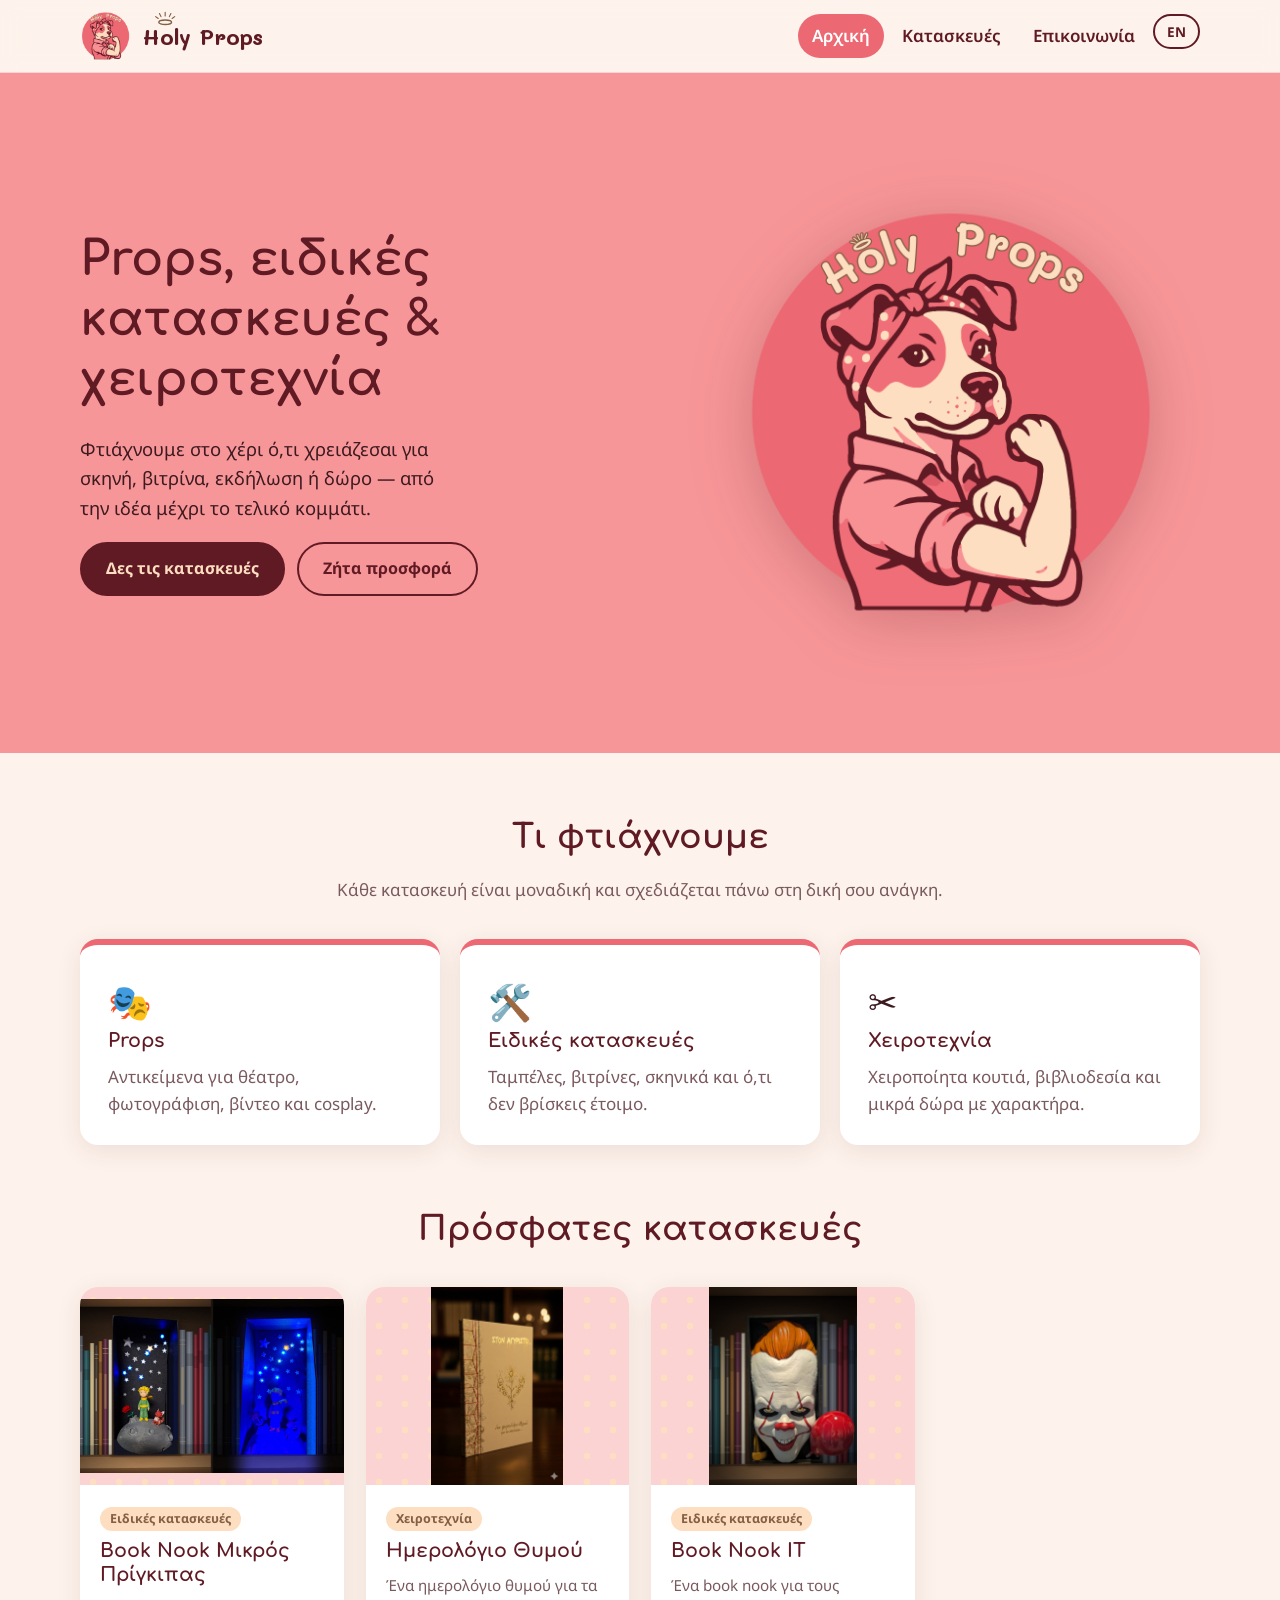
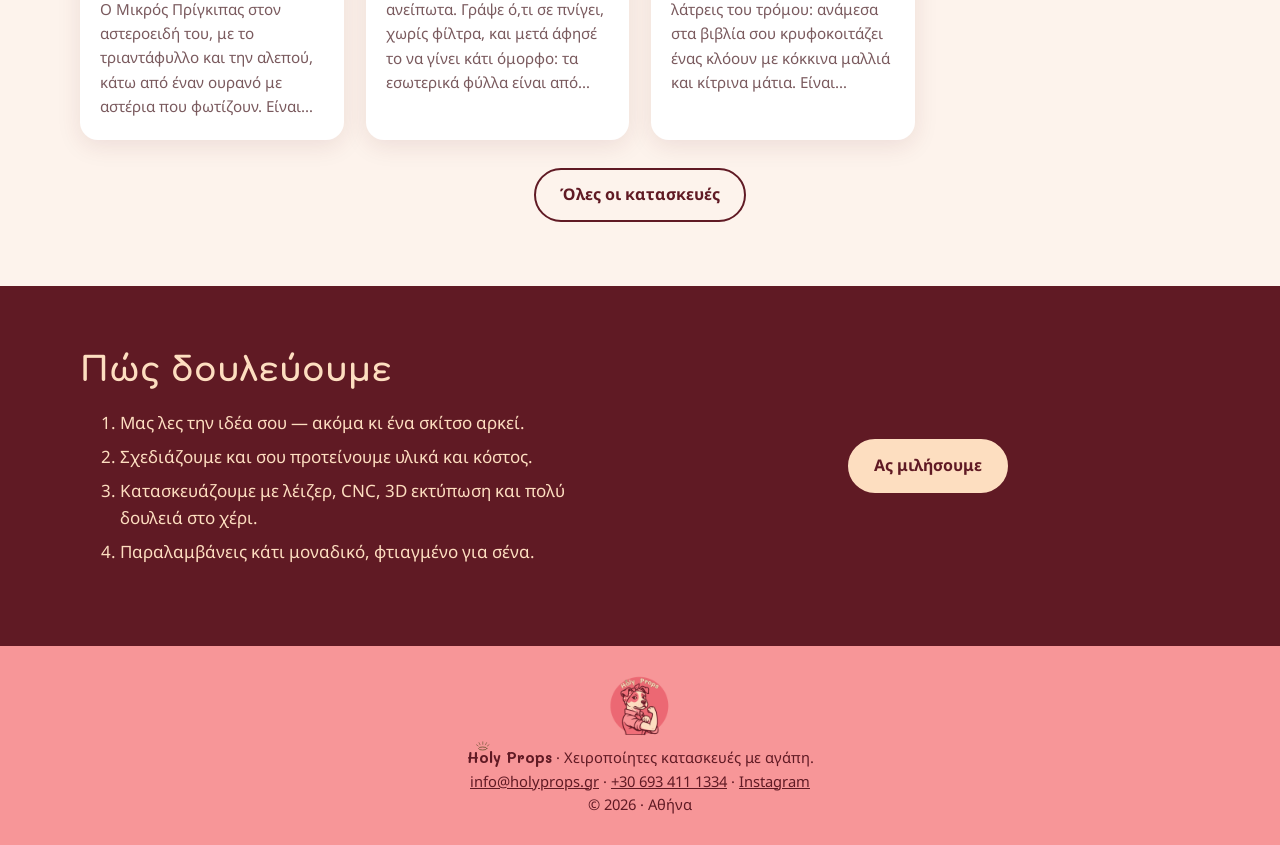
<file: index.html>
<!doctype html>
<html lang="el">
<head>
  <meta charset="utf-8">
  <meta name="viewport" content="width=device-width, initial-scale=1">
  <title>Holy Props — Χειροποίητα props, book nooks &amp; χειροτεχνία στην Αθήνα</title>
  <meta name="description" content="Χειροποίητα props για θέατρο και φωτογράφιση, book nooks, ειδικές κατασκευές και χειροτεχνία στην Αθήνα. 3D εκτύπωση, κοπή λέιζερ, CNC και βάψιμο στο χέρι.">
  <link rel="canonical" href="https://holyprops.gr/">
  <meta property="og:type" content="website">
  <meta property="og:site_name" content="Holy Props">
  <meta property="og:locale" content="el_GR">
  <meta property="og:title" content="Holy Props — Χειροποίητα props, book nooks &amp; χειροτεχνία στην Αθήνα">
  <meta property="og:description" content="Χειροποίητα props για θέατρο και φωτογράφιση, book nooks, ειδικές κατασκευές και χειροτεχνία στην Αθήνα. 3D εκτύπωση, κοπή λέιζερ, CNC και βάψιμο στο χέρι.">
  <meta property="og:url" content="https://holyprops.gr/">
  <meta property="og:image" content="https://holyprops.gr/img/og.jpg">
  <meta property="og:image:width" content="1200">
  <meta property="og:image:height" content="630">
  <meta name="twitter:card" content="summary_large_image">
  <meta name="theme-color" content="#ec6873">
  <script type="application/ld+json">{"@context":"https://schema.org","@type":"LocalBusiness","name":"Holy Props","url":"https://holyprops.gr/","logo":"https://holyprops.gr/img/logo.png","image":"https://holyprops.gr/img/og.jpg","description":"Χειροποίητα props για θέατρο και φωτογράφιση, book nooks, ειδικές κατασκευές και χειροτεχνία στην Αθήνα. 3D εκτύπωση, κοπή λέιζερ, CNC και βάψιμο στο χέρι.","email":"info@holyprops.gr","telephone":"+306934111334","address":{"@type":"PostalAddress","addressLocality":"Αθήνα","addressCountry":"GR"},"sameAs":["https://www.instagram.com/holyprops/"]}</script>
  <link rel="icon" href="img/favicon.png">
  <link rel="preconnect" href="https://fonts.googleapis.com">
  <link rel="preconnect" href="https://fonts.gstatic.com" crossorigin>
  <link rel="stylesheet" href="https://fonts.googleapis.com/css2?family=Comfortaa:wght@600;700&family=Mali:wght@700&family=Noto+Sans:wght@400;600;700&display=swap">
  <link rel="stylesheet" href="css/style.css">
</head>
<body>
  <header class="site-header">
    <nav class="nav wrap">
      <a class="logo" href="index.html"><img src="img/logo-small.png" alt=""><span class="brand">H<span class="halo-o">o</span>ly Props</span></a>
      <button class="menu-btn" aria-label="Menu" aria-expanded="false">☰</button>
      <ul>
        <li><a href="index.html" aria-current="page" data-i18n="nav_home">Αρχική</a></li>
        <li><a href="kataskeves.html" data-i18n="nav_work">Κατασκευές</a></li>
        <li><a href="epikoinonia.html" data-i18n="nav_contact">Επικοινωνία</a></li>
        <li><button class="lang" id="lang">EN</button></li>
      </ul>
    </nav>
  </header>

  <main>
    <section class="hero">
      <div class="wrap">
        <div>
          <h1 data-i18n="hero_title">Props, ειδικές κατασκευές & χειροτεχνία</h1>
          <p class="lead" data-i18n="hero_lead"></p>
          <div class="actions">
            <a class="btn" href="kataskeves.html" data-i18n="hero_cta">Δες τις κατασκευές</a>
            <a class="btn ghost" href="epikoinonia.html" data-i18n="hero_cta2">Ζήτα προσφορά</a>
          </div>
        </div>
        <img class="logo-big" src="img/logo.png" alt="Holy Props">
      </div>
    </section>

    <section>
      <div class="wrap">
        <div class="section-head">
          <h2 data-i18n="cats_title">Τι φτιάχνουμε</h2>
          <p data-i18n="cats_lead"></p>
        </div>
        <div class="cats">
          <a class="cat" href="kataskeves.html"><div class="icon">🎭</div><h3 data-i18n="cat_props">Props</h3><p data-i18n="cat_props_t"></p></a>
          <a class="cat" href="kataskeves.html"><div class="icon">🛠️</div><h3 data-i18n="cat_special"></h3><p data-i18n="cat_special_t"></p></a>
          <a class="cat" href="kataskeves.html"><div class="icon">✂️</div><h3 data-i18n="cat_craft"></h3><p data-i18n="cat_craft_t"></p></a>
        </div>
      </div>
    </section>

    <section style="padding-top:0">
      <div class="wrap">
        <div class="section-head"><h2 data-i18n="featured_title">Πρόσφατες κατασκευές</h2></div>
        <div class="grid" id="grid" data-limit="3"></div>
        <div class="actions" style="justify-content:center;margin-top:28px">
          <a class="btn ghost" href="kataskeves.html" data-i18n="featured_more">Όλες οι κατασκευές</a>
        </div>
      </div>
    </section>

    <section class="about">
      <div class="wrap">
        <div>
          <h2 data-i18n="about_title">Πώς δουλεύουμε</h2>
          <ol>
            <li data-i18n="about_1"></li>
            <li data-i18n="about_2"></li>
            <li data-i18n="about_3"></li>
            <li data-i18n="about_4"></li>
          </ol>
        </div>
        <div style="text-align:center">
          <a class="btn" style="background:var(--cream);color:var(--maroon);border-color:var(--cream)" href="epikoinonia.html" data-i18n="about_cta">Ας μιλήσουμε</a>
        </div>
      </div>
    </section>
  </main>

  <div class="modal" id="modal" role="dialog" aria-modal="true">
    <div class="box"><button class="close" aria-label="Close">×</button><div class="content"></div></div>
  </div>

  <footer>
    <img src="img/logo-small.png" alt="">
    <div><span class="brand">H<span class="halo-o">o</span>ly Props</span> · <span data-i18n="footer"></span></div>
    <div><a href="mailto:info@holyprops.gr">info@holyprops.gr</a> · <a href="tel:+306934111334">+30 693 411 1334</a> · <a href="https://www.instagram.com/holyprops/" target="_blank" rel="noopener">Instagram</a></div>
    <div>© 2026 · <span data-i18n="info_area_v">Αθήνα</span></div>
  </footer>

  <script src="js/main.js"></script>
</body>
</html>
</file>
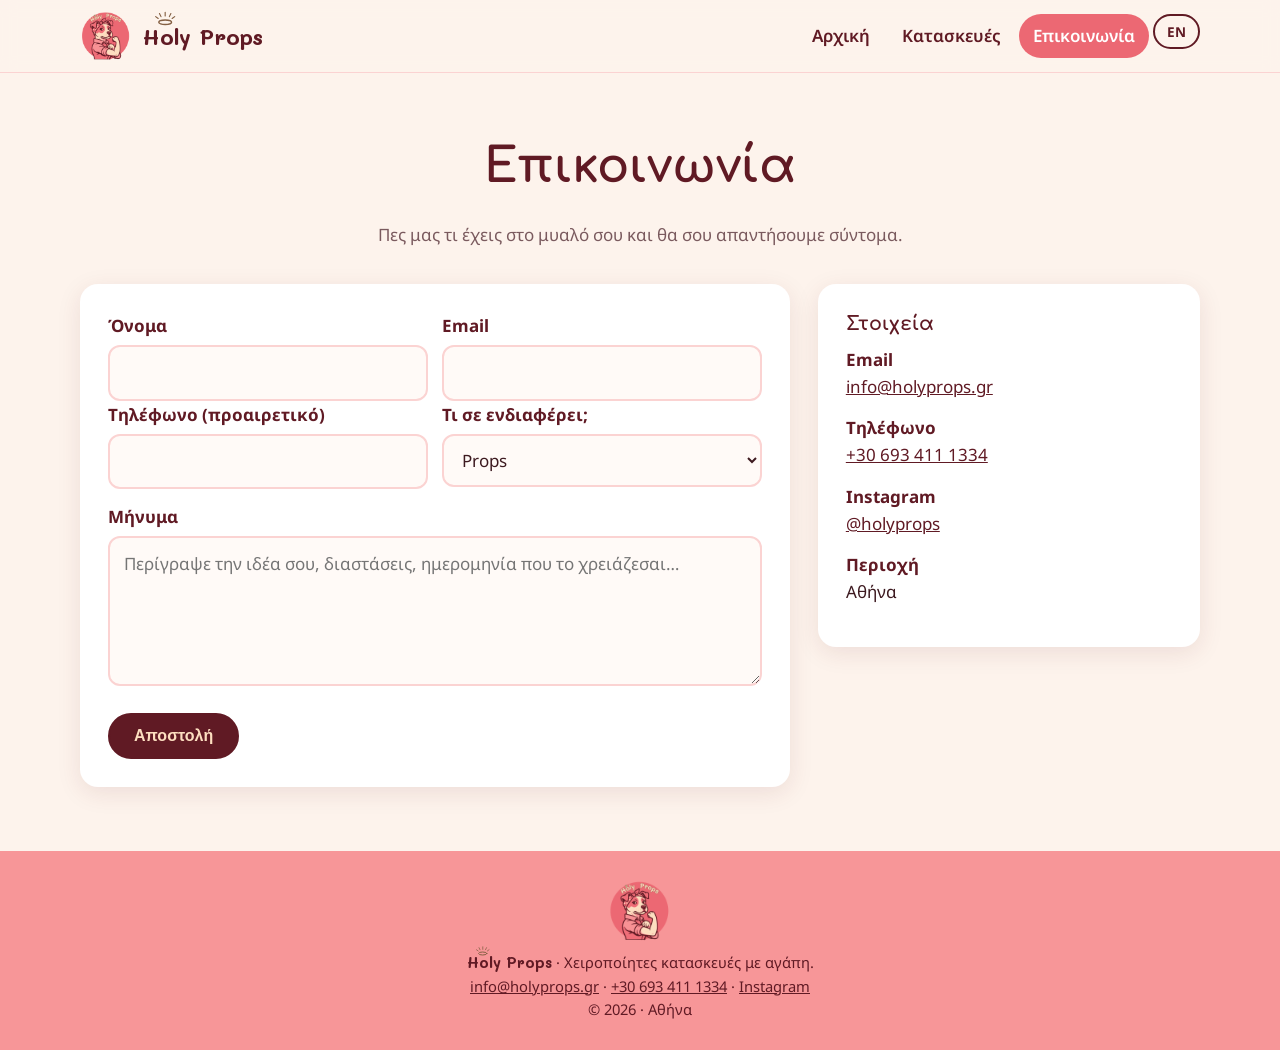
<file: epikoinonia.html>
<!doctype html>
<html lang="el">
<head>
  <meta charset="utf-8">
  <meta name="viewport" content="width=device-width, initial-scale=1">
  <title>Επικοινωνία — Ζήτα προσφορά | Holy Props</title>
  <meta name="description" content="Ζήτα προσφορά για props, book nook, ειδική κατασκευή ή χειροποίητο δώρο. Holy Props, Αθήνα: info@holyprops.gr, 693 411 1334.">
  <link rel="canonical" href="https://holyprops.gr/epikoinonia.html">
  <meta property="og:type" content="website">
  <meta property="og:site_name" content="Holy Props">
  <meta property="og:locale" content="el_GR">
  <meta property="og:title" content="Επικοινωνία — Ζήτα προσφορά | Holy Props">
  <meta property="og:description" content="Ζήτα προσφορά για props, book nook, ειδική κατασκευή ή χειροποίητο δώρο. Holy Props, Αθήνα: info@holyprops.gr, 693 411 1334.">
  <meta property="og:url" content="https://holyprops.gr/epikoinonia.html">
  <meta property="og:image" content="https://holyprops.gr/img/og.jpg">
  <meta property="og:image:width" content="1200">
  <meta property="og:image:height" content="630">
  <meta name="twitter:card" content="summary_large_image">
  <meta name="theme-color" content="#ec6873">
  <link rel="icon" href="img/favicon.png">
  <link rel="preconnect" href="https://fonts.googleapis.com">
  <link rel="preconnect" href="https://fonts.gstatic.com" crossorigin>
  <link rel="stylesheet" href="https://fonts.googleapis.com/css2?family=Comfortaa:wght@600;700&family=Mali:wght@700&family=Noto+Sans:wght@400;600;700&display=swap">
  <link rel="stylesheet" href="css/style.css">
</head>
<body>
  <header class="site-header">
    <nav class="nav wrap">
      <a class="logo" href="index.html"><img src="img/logo-small.png" alt=""><span class="brand">H<span class="halo-o">o</span>ly Props</span></a>
      <button class="menu-btn" aria-label="Menu" aria-expanded="false">☰</button>
      <ul>
        <li><a href="index.html" data-i18n="nav_home">Αρχική</a></li>
        <li><a href="kataskeves.html" data-i18n="nav_work">Κατασκευές</a></li>
        <li><a href="epikoinonia.html" aria-current="page" data-i18n="nav_contact">Επικοινωνία</a></li>
        <li><button class="lang" id="lang">EN</button></li>
      </ul>
    </nav>
  </header>

  <main>
    <section>
      <div class="wrap">
        <div class="section-head">
          <h1 data-i18n="contact_title">Επικοινωνία</h1>
          <p data-i18n="contact_lead"></p>
        </div>
        <div class="contact-grid">
          <!-- Φόρμα: στέλνει στο Google script (js/main.js, FORM_URL) → email στο info@holyprops.gr + Google Sheet -->
          <form id="contact-form" name="contact" method="POST" novalidate>
            <p hidden><label>Μην το συμπληρώσεις: <input name="company"></label></p>
            <div class="row">
              <div><label for="name" data-i18n="f_name">Όνομα</label><input id="name" name="name" autocomplete="name" required></div>
              <div><label for="email" data-i18n="f_email">Email</label><input id="email" name="email" type="email" autocomplete="email" required></div>
            </div>
            <div class="row">
              <div><label for="phone" data-i18n="f_phone"></label><input id="phone" name="phone" type="tel" autocomplete="tel"></div>
              <div>
                <label for="type" data-i18n="f_type"></label>
                <select id="type" name="type">
                  <option value="props" data-i18n="f_type_props">Props</option>
                  <option value="special" data-i18n="f_type_special"></option>
                  <option value="craft" data-i18n="f_type_craft"></option>
                  <option value="other" data-i18n="f_type_other"></option>
                </select>
              </div>
            </div>
            <label for="message" data-i18n="f_msg">Μήνυμα</label>
            <textarea id="message" name="message" required data-i18n-ph="f_msg_ph"></textarea>
            <div class="actions"><button class="btn" type="submit" data-i18n="f_send">Αποστολή</button></div>
            <div class="form-msg" id="form-msg" role="status"></div>
          </form>

          <div class="info">
            <h3 data-i18n="info_title">Στοιχεία</h3>
            <p><strong data-i18n="info_email">Email</strong><a href="mailto:info@holyprops.gr">info@holyprops.gr</a></p>
            <p><strong data-i18n="info_phone">Τηλέφωνο</strong><a href="tel:+306934111334">+30 693 411 1334</a></p>
            <p><strong data-i18n="info_social">Instagram</strong><a href="https://www.instagram.com/holyprops/" target="_blank" rel="noopener">@holyprops</a></p>
            <p><strong data-i18n="info_area">Περιοχή</strong><span data-i18n="info_area_v">Αθήνα</span></p>
          </div>
        </div>
      </div>
    </section>
  </main>

  <footer>
    <img src="img/logo-small.png" alt="">
    <div><span class="brand">H<span class="halo-o">o</span>ly Props</span> · <span data-i18n="footer"></span></div>
    <div><a href="mailto:info@holyprops.gr">info@holyprops.gr</a> · <a href="tel:+306934111334">+30 693 411 1334</a> · <a href="https://www.instagram.com/holyprops/" target="_blank" rel="noopener">Instagram</a></div>
    <div>© 2026 · <span data-i18n="info_area_v">Αθήνα</span></div>
  </footer>

  <script src="js/main.js"></script>
</body>
</html>
</file>
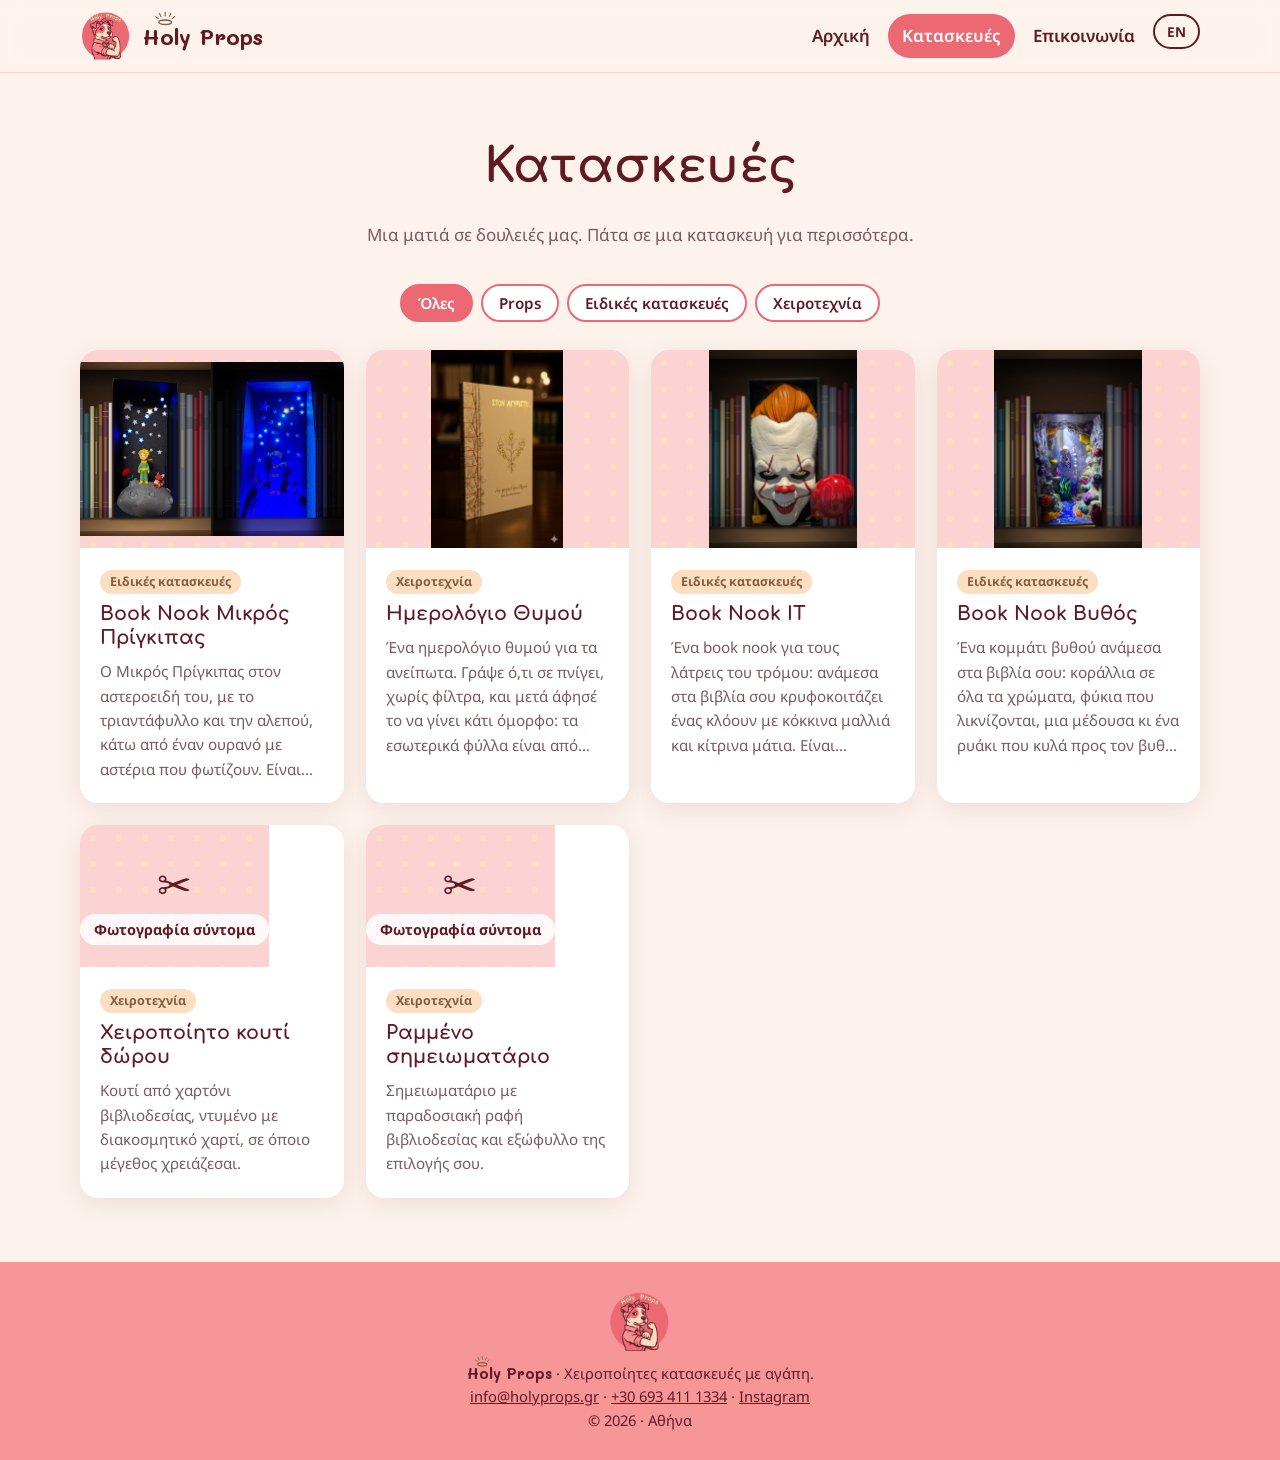
<file: kataskeves.html>
<!doctype html>
<html lang="el">
<head>
  <meta charset="utf-8">
  <meta name="viewport" content="width=device-width, initial-scale=1">
  <title>Κατασκευές — Book nooks, props &amp; χειροτεχνία | Holy Props</title>
  <meta name="description" content="Δες τις κατασκευές της Holy Props: book nooks με φωτισμό LED, props, ειδικές κατασκευές, χειροποίητα ημερολόγια και κουτιά, φτιαγμένα στο χέρι στην Αθήνα.">
  <link rel="canonical" href="https://holyprops.gr/kataskeves.html">
  <meta property="og:type" content="website">
  <meta property="og:site_name" content="Holy Props">
  <meta property="og:locale" content="el_GR">
  <meta property="og:title" content="Κατασκευές — Book nooks, props &amp; χειροτεχνία | Holy Props">
  <meta property="og:description" content="Δες τις κατασκευές της Holy Props: book nooks με φωτισμό LED, props, ειδικές κατασκευές, χειροποίητα ημερολόγια και κουτιά, φτιαγμένα στο χέρι στην Αθήνα.">
  <meta property="og:url" content="https://holyprops.gr/kataskeves.html">
  <meta property="og:image" content="https://holyprops.gr/img/og.jpg">
  <meta property="og:image:width" content="1200">
  <meta property="og:image:height" content="630">
  <meta name="twitter:card" content="summary_large_image">
  <meta name="theme-color" content="#ec6873">
  <link rel="icon" href="img/favicon.png">
  <link rel="preconnect" href="https://fonts.googleapis.com">
  <link rel="preconnect" href="https://fonts.gstatic.com" crossorigin>
  <link rel="stylesheet" href="https://fonts.googleapis.com/css2?family=Comfortaa:wght@600;700&family=Mali:wght@700&family=Noto+Sans:wght@400;600;700&display=swap">
  <link rel="stylesheet" href="css/style.css">
</head>
<body>
  <header class="site-header">
    <nav class="nav wrap">
      <a class="logo" href="index.html"><img src="img/logo-small.png" alt=""><span class="brand">H<span class="halo-o">o</span>ly Props</span></a>
      <button class="menu-btn" aria-label="Menu" aria-expanded="false">☰</button>
      <ul>
        <li><a href="index.html" data-i18n="nav_home">Αρχική</a></li>
        <li><a href="kataskeves.html" aria-current="page" data-i18n="nav_work">Κατασκευές</a></li>
        <li><a href="epikoinonia.html" data-i18n="nav_contact">Επικοινωνία</a></li>
        <li><button class="lang" id="lang">EN</button></li>
      </ul>
    </nav>
  </header>

  <main>
    <section>
      <div class="wrap">
        <div class="section-head">
          <h1 data-i18n="work_title">Κατασκευές</h1>
          <p data-i18n="work_lead"></p>
        </div>
        <div class="filters">
          <button class="chip" data-f="all" aria-pressed="true" data-i18n="f_all">Όλες</button>
          <button class="chip" data-f="props" aria-pressed="false" data-i18n="cat_props">Props</button>
          <button class="chip" data-f="special" aria-pressed="false" data-i18n="cat_special"></button>
          <button class="chip" data-f="craft" aria-pressed="false" data-i18n="cat_craft"></button>
        </div>
        <div class="grid" id="grid"></div>
      </div>
    </section>
  </main>

  <div class="modal" id="modal" role="dialog" aria-modal="true">
    <div class="box"><button class="close" aria-label="Close">×</button><div class="content"></div></div>
  </div>

  <footer>
    <img src="img/logo-small.png" alt="">
    <div><span class="brand">H<span class="halo-o">o</span>ly Props</span> · <span data-i18n="footer"></span></div>
    <div><a href="mailto:info@holyprops.gr">info@holyprops.gr</a> · <a href="tel:+306934111334">+30 693 411 1334</a> · <a href="https://www.instagram.com/holyprops/" target="_blank" rel="noopener">Instagram</a></div>
    <div>© 2026 · <span data-i18n="info_area_v">Αθήνα</span></div>
  </footer>

  <script src="js/main.js"></script>
</body>
</html>
</file>
<file: css/style.css>
/* Holly Props — colours taken from the logo */
:root {
  --bg: #fdf3ec;
  --paper: #ffffff;
  --pink: #ec6873;
  --pink-soft: #f79698;
  --pink-pale: #fbd3d2;
  --maroon: #601a24;
  --cream: #fddec0;
  --olive: #845f43;
  --text: #3d1a20;
  --muted: #7a5a5e;
  --radius: 18px;
  --shadow: 0 6px 24px rgba(96, 26, 36, .10);
}
*, *::before, *::after { box-sizing: border-box; }
html { scroll-behavior: smooth; }
body {
  margin: 0; background: var(--bg); color: var(--text);
  font-family: "Noto Sans", system-ui, sans-serif; font-size: 17px; line-height: 1.6;
}
img { max-width: 100%; display: block; }
a { color: var(--maroon); }
h1, h2, h3 { font-family: "Comfortaa", "Noto Sans", sans-serif; color: var(--maroon); line-height: 1.25; margin: 0 0 .5em; }
h1 { font-size: clamp(1.9rem, 4.5vw, 3rem); }
h2 { font-size: clamp(1.5rem, 3.2vw, 2.1rem); }
h3 { font-size: 1.2rem; }
.brand { font-family: "Mali", "Comfortaa", sans-serif; font-weight: 700; }
.wrap { width: min(1120px, 100% - 32px); margin-inline: auto; }

/* header */
.site-header {
  position: sticky; top: 0; z-index: 20;
  background: rgba(253, 243, 236, .92); backdrop-filter: blur(8px);
  border-bottom: 1px solid var(--pink-pale);
}
.nav { display: flex; align-items: center; gap: 16px; min-height: 72px; }
.nav .logo { display: flex; align-items: center; gap: 10px; text-decoration: none; color: var(--maroon); font-size: 1.35rem; }
.nav .logo img { width: 52px; height: 52px; }
.nav ul { display: flex; gap: 4px; list-style: none; margin: 0 0 0 auto; padding: 0; }
.nav ul a {
  display: block; padding: 8px 14px; border-radius: 999px; text-decoration: none;
  font-weight: 600; color: var(--maroon);
}
.nav ul a:hover { background: var(--pink-pale); }
.nav ul a[aria-current="page"] { background: var(--pink); color: #fff; }
.lang {
  border: 2px solid var(--maroon); background: transparent; color: var(--maroon);
  font: 700 .85rem "Noto Sans", sans-serif; border-radius: 999px; padding: 6px 12px; cursor: pointer;
}
.lang:hover { background: var(--maroon); color: var(--cream); }
.menu-btn { display: none; margin-left: auto; background: none; border: 0; font-size: 1.7rem; color: var(--maroon); cursor: pointer; }

/* hero */
.hero { background: var(--pink-soft); overflow: hidden; }
.hero .wrap { display: grid; grid-template-columns: 1.1fr .9fr; gap: 32px; align-items: center; padding-block: 56px; }
.hero h1 { color: var(--maroon); }
.hero p.lead { font-size: 1.15rem; color: var(--text); max-width: 34ch; }
.hero .logo-big { width: min(440px, 100%); margin-inline: auto; filter: drop-shadow(0 10px 30px rgba(96, 26, 36, .25)); }
.btn {
  display: inline-block; padding: 12px 24px; border-radius: 999px; text-decoration: none; font-weight: 700;
  background: var(--maroon); color: var(--cream); border: 2px solid var(--maroon); cursor: pointer; font-size: 1rem;
}
.btn:hover { background: var(--pink); border-color: var(--pink); color: #fff; }
.btn.ghost { background: transparent; color: var(--maroon); }
.btn.ghost:hover { background: var(--maroon); color: var(--cream); }
.actions { display: flex; flex-wrap: wrap; gap: 12px; margin-top: 20px; }

section { padding-block: 64px; }
.section-head { text-align: center; max-width: 640px; margin: 0 auto 36px; }
.section-head p { color: var(--muted); }

/* category cards */
.cats { display: grid; grid-template-columns: repeat(3, 1fr); gap: 20px; }
.cat {
  background: var(--paper); border-radius: var(--radius); padding: 28px; box-shadow: var(--shadow);
  text-decoration: none; color: inherit; border-top: 6px solid var(--pink); transition: transform .2s;
}
.cat:hover { transform: translateY(-4px); }
.cat .icon { font-size: 2.2rem; }
.cat p { color: var(--muted); margin: 0; }

/* project grid */
.filters { display: flex; flex-wrap: wrap; justify-content: center; gap: 8px; margin-bottom: 28px; }
.chip {
  border: 2px solid var(--pink); background: var(--paper); color: var(--maroon); border-radius: 999px;
  padding: 7px 16px; font: 600 .95rem "Noto Sans", sans-serif; cursor: pointer;
}
.chip[aria-pressed="true"] { background: var(--pink); color: #fff; }
.grid { display: grid; grid-template-columns: repeat(auto-fill, minmax(260px, 1fr)); gap: 22px; }
.card {
  background: var(--paper); border-radius: var(--radius); overflow: hidden; box-shadow: var(--shadow);
  cursor: pointer; transition: transform .2s; text-align: left; border: 0; padding: 0; font: inherit; color: inherit;
  /* a card is a <button>, which centres its content vertically: stack from the top so every photo lines up */
  display: flex; flex-direction: column; justify-content: flex-start;
}
/* same-size cards: long titles and texts are cut short here, the full text shows when the card is opened */
.card h3 { display: -webkit-box; -webkit-box-orient: vertical; -webkit-line-clamp: 2; line-clamp: 2; overflow: hidden; }
.card p { display: -webkit-box; -webkit-box-orient: vertical; -webkit-line-clamp: 5; line-clamp: 5; overflow: hidden; }
.card:hover { transform: translateY(-4px); }
.card .body { padding: 18px 20px 22px; }
.card .tag { display: inline-block; font-size: .78rem; font-weight: 700; color: var(--olive); background: var(--cream); border-radius: 999px; padding: 2px 10px; margin-bottom: 8px; }
.card p { color: var(--muted); margin: 0; font-size: .95rem; }
/* pink polka dots: behind "photo soon" cards and around photos that don't fill their frame */
.ph, .card img, .modal img {
  background-color: var(--pink-pale);
  background-image: radial-gradient(var(--cream) 18%, transparent 19%);
  background-size: 26px 26px;
}
.ph { aspect-ratio: 4 / 3; display: grid; place-items: center; text-align: center; color: var(--maroon); font-weight: 700; font-size: .9rem; }
.ph span { background: rgba(255, 255, 255, .85); padding: 6px 14px; border-radius: 999px; }
.ph .ico { font-size: 2.6rem; display: block; background: none; padding: 0; }
/* photos are shown whole (never cropped): any shape fits the card */
.card img { aspect-ratio: 4 / 3; object-fit: contain; width: 100%; }
.modal img { width: 100%; height: auto; max-height: 75vh; object-fit: contain; }

/* modal */
.modal { position: fixed; inset: 0; background: rgba(61, 26, 32, .6); display: none; place-items: center; padding: 16px; z-index: 50; }
.modal.open { display: grid; }
.modal .box { background: var(--paper); border-radius: var(--radius); max-width: 720px; width: 100%; max-height: 92vh; overflow: auto; position: relative; }
.modal .box .body { padding: 22px 26px 28px; }
.modal .close { position: absolute; top: 10px; right: 10px; width: 40px; height: 40px; border-radius: 50%; border: 0; background: var(--maroon); color: var(--cream); font-size: 1.4rem; cursor: pointer; z-index: 2; }

/* about strip */
.about { background: var(--maroon); color: var(--cream); }
.about h2 { color: var(--cream); }
.about .wrap { display: grid; grid-template-columns: 1fr 1fr; gap: 32px; align-items: center; }
.about ul { padding-left: 1.2em; margin: 0; }
.about li { margin-bottom: .4em; }

/* contact */
.contact-grid { display: grid; grid-template-columns: 1.3fr .7fr; gap: 28px; align-items: start; }
form, .info { background: var(--paper); border-radius: var(--radius); padding: 28px; box-shadow: var(--shadow); }
label { display: block; font-weight: 700; color: var(--maroon); margin: 14px 0 6px; }
label:first-child { margin-top: 0; }
input, select, textarea {
  width: 100%; padding: 12px 14px; border-radius: 12px; border: 2px solid var(--pink-pale);
  font: inherit; color: var(--text); background: #fffaf7;
}
input:focus, select:focus, textarea:focus { outline: none; border-color: var(--pink); }
textarea { min-height: 150px; resize: vertical; }
.row { display: grid; grid-template-columns: 1fr 1fr; gap: 14px; }
.form-msg { margin-top: 14px; padding: 12px 16px; border-radius: 12px; display: none; }
.form-msg.ok { display: block; background: #e8f5e4; color: #2d5a22; }
.form-msg.err { display: block; background: #fde4e4; color: #8a1c1c; }
.info p { margin: 0 0 14px; }
.info strong { color: var(--maroon); display: block; }

/* footer */
footer { background: var(--pink-soft); padding-block: 28px; text-align: center; color: var(--maroon); font-size: .92rem; }
footer img { width: 64px; margin: 0 auto 8px; }

@media (max-width: 860px) {
  .hero .wrap, .about .wrap, .contact-grid { grid-template-columns: 1fr; }
  .hero .wrap { padding-block: 36px; text-align: center; }
  .hero p.lead { margin-inline: auto; }
  .actions { justify-content: center; }
  .cats { grid-template-columns: 1fr; }
  .menu-btn { display: block; }
  .nav { flex-wrap: wrap; }
  .nav ul { display: none; width: 100%; flex-direction: column; padding-bottom: 12px; margin: 0; }
  .nav ul.open { display: flex; }
  .row { grid-template-columns: 1fr; }
  section { padding-block: 44px; }
}

/* little halo with rays over the "o" of Holly, like the logo */
.halo-o { position: relative; display: inline-block; }
.halo-o::before {
  content: ""; position: absolute; left: 38%; top: -.36em; width: 1.05em; height: .7em; transform: translateX(-50%);
  background: url("data:image/svg+xml,%3Csvg xmlns='http://www.w3.org/2000/svg' viewBox='0 0 36 24'%3E%3Cg fill='none' stroke='%23845f43' stroke-linecap='round'%3E%3Cellipse cx='18' cy='18' rx='10' ry='3.6' stroke-width='2.4'/%3E%3Cpath d='M18 2v6M9 4l2.4 5M27 4l-2.4 5M3 9l4 3M33 9l-4 3' stroke-width='1.8'/%3E%3C/g%3E%3C/svg%3E") no-repeat center / contain;
  pointer-events: none;
}
</file>
